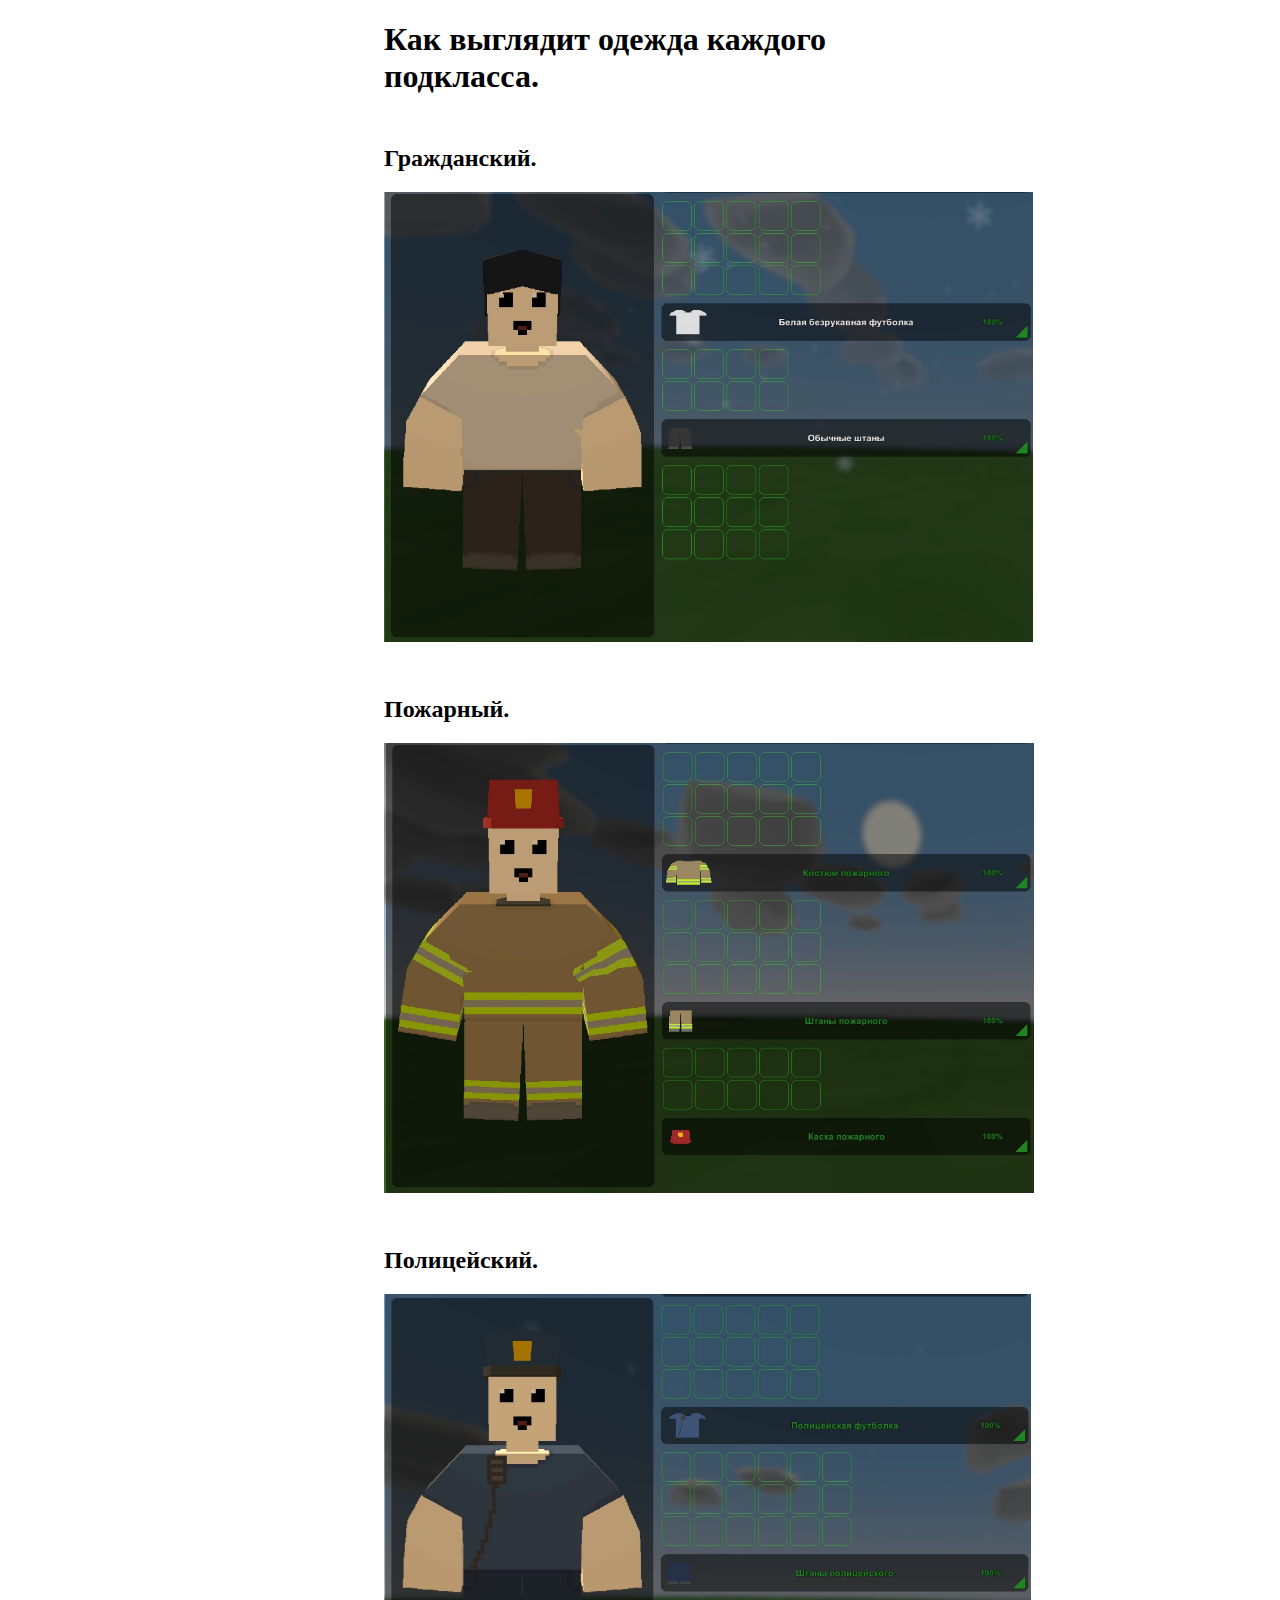
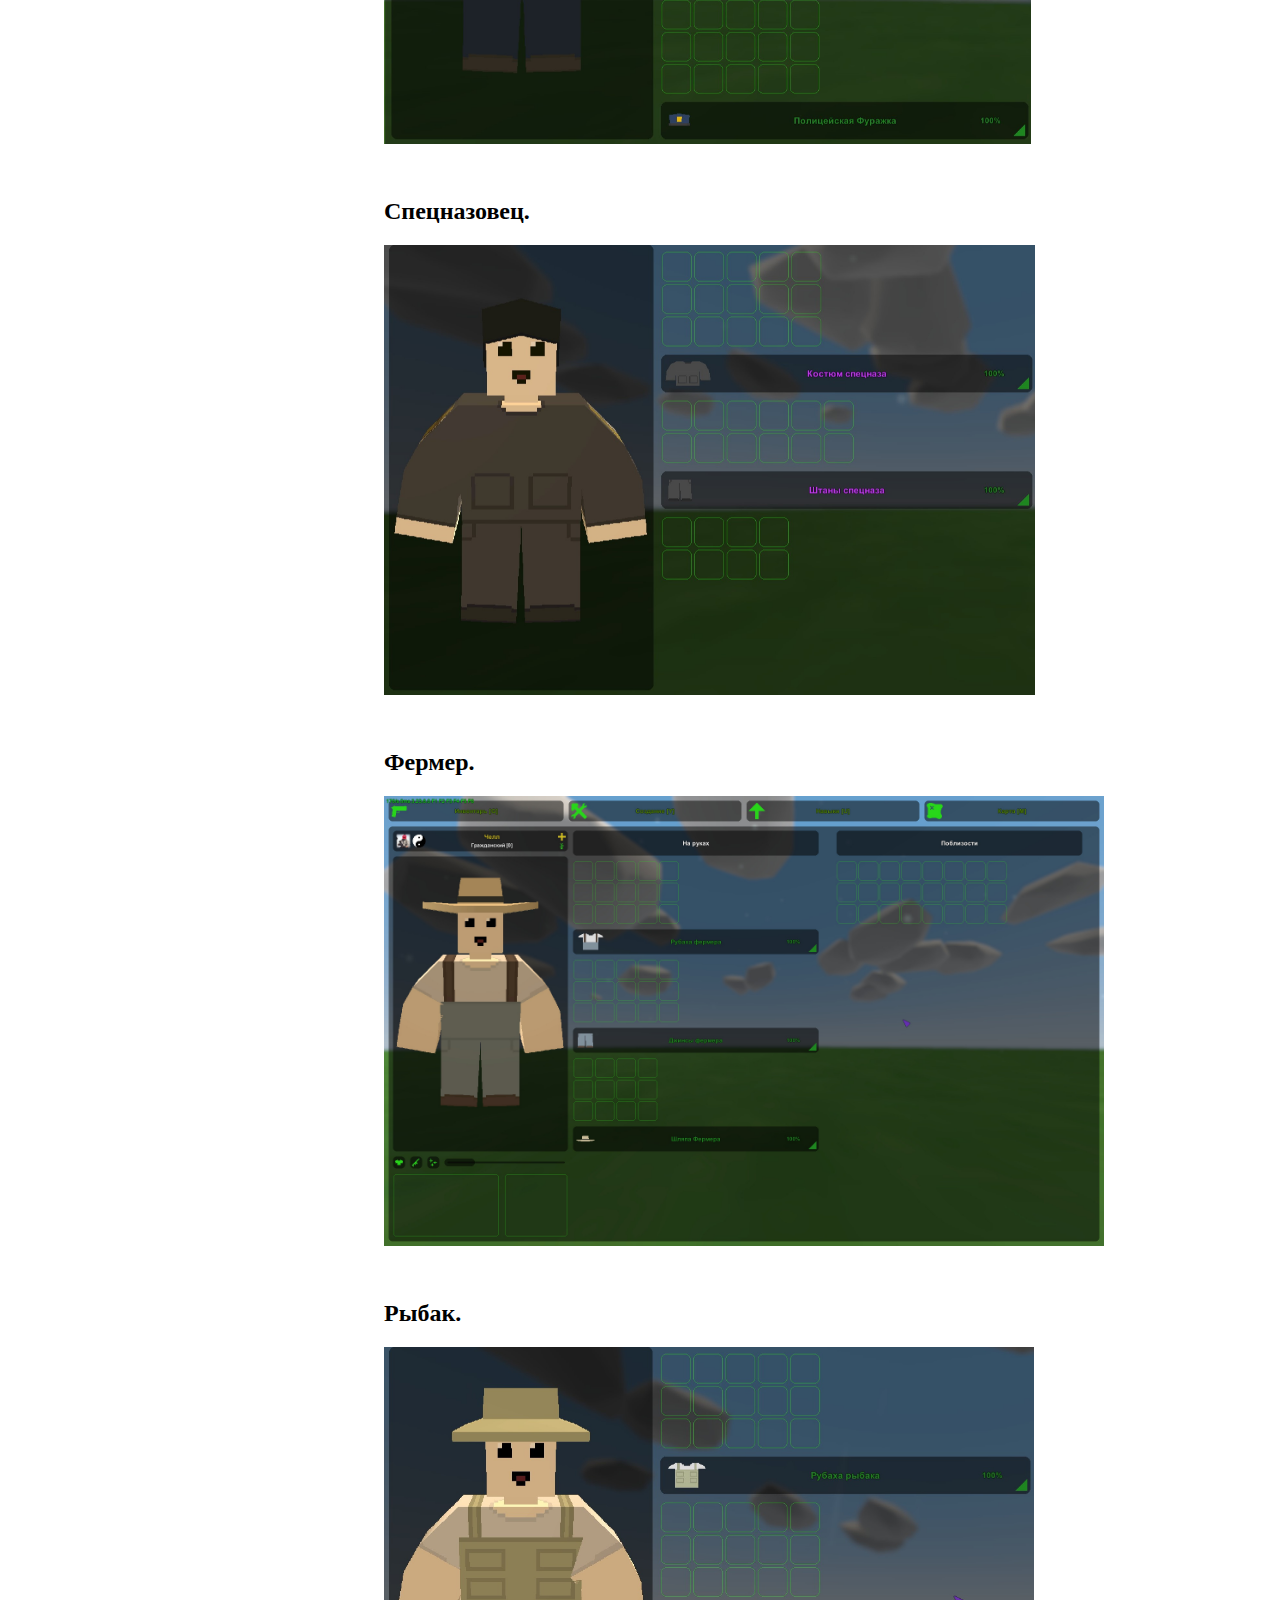
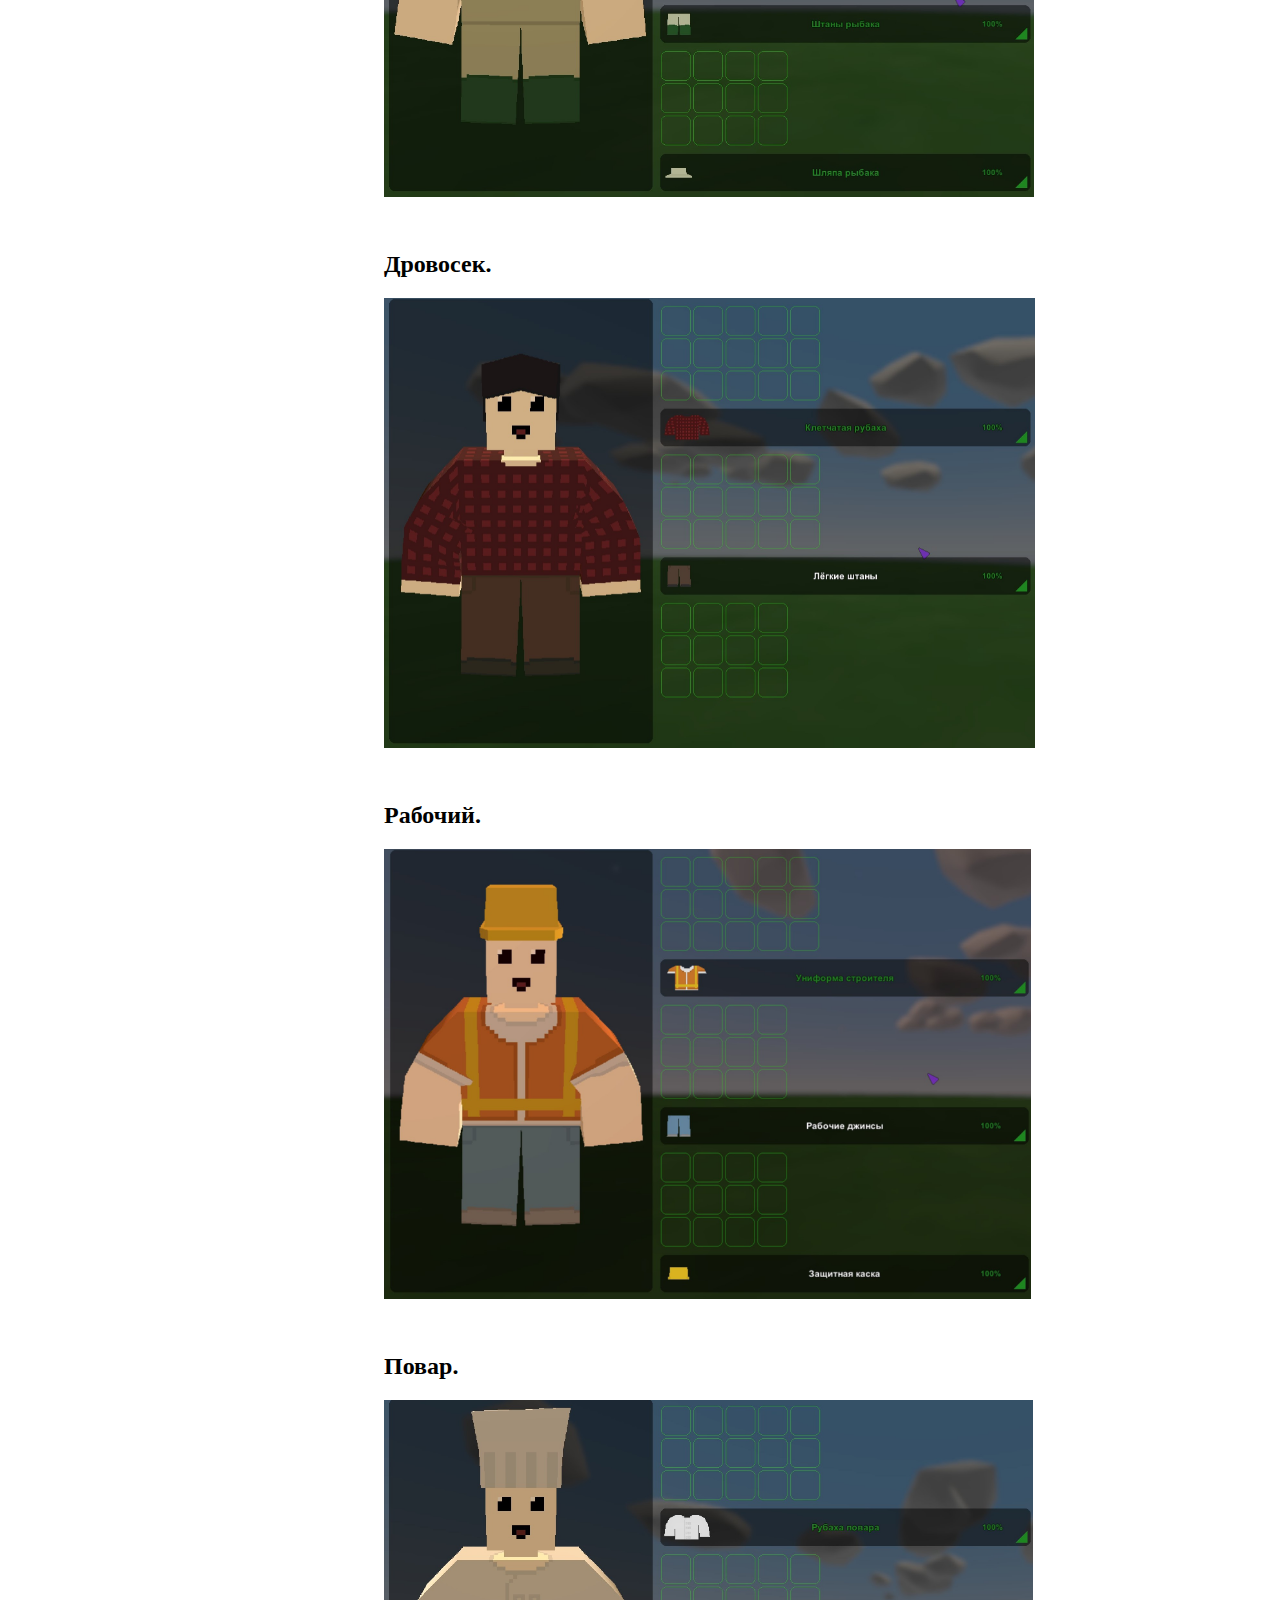
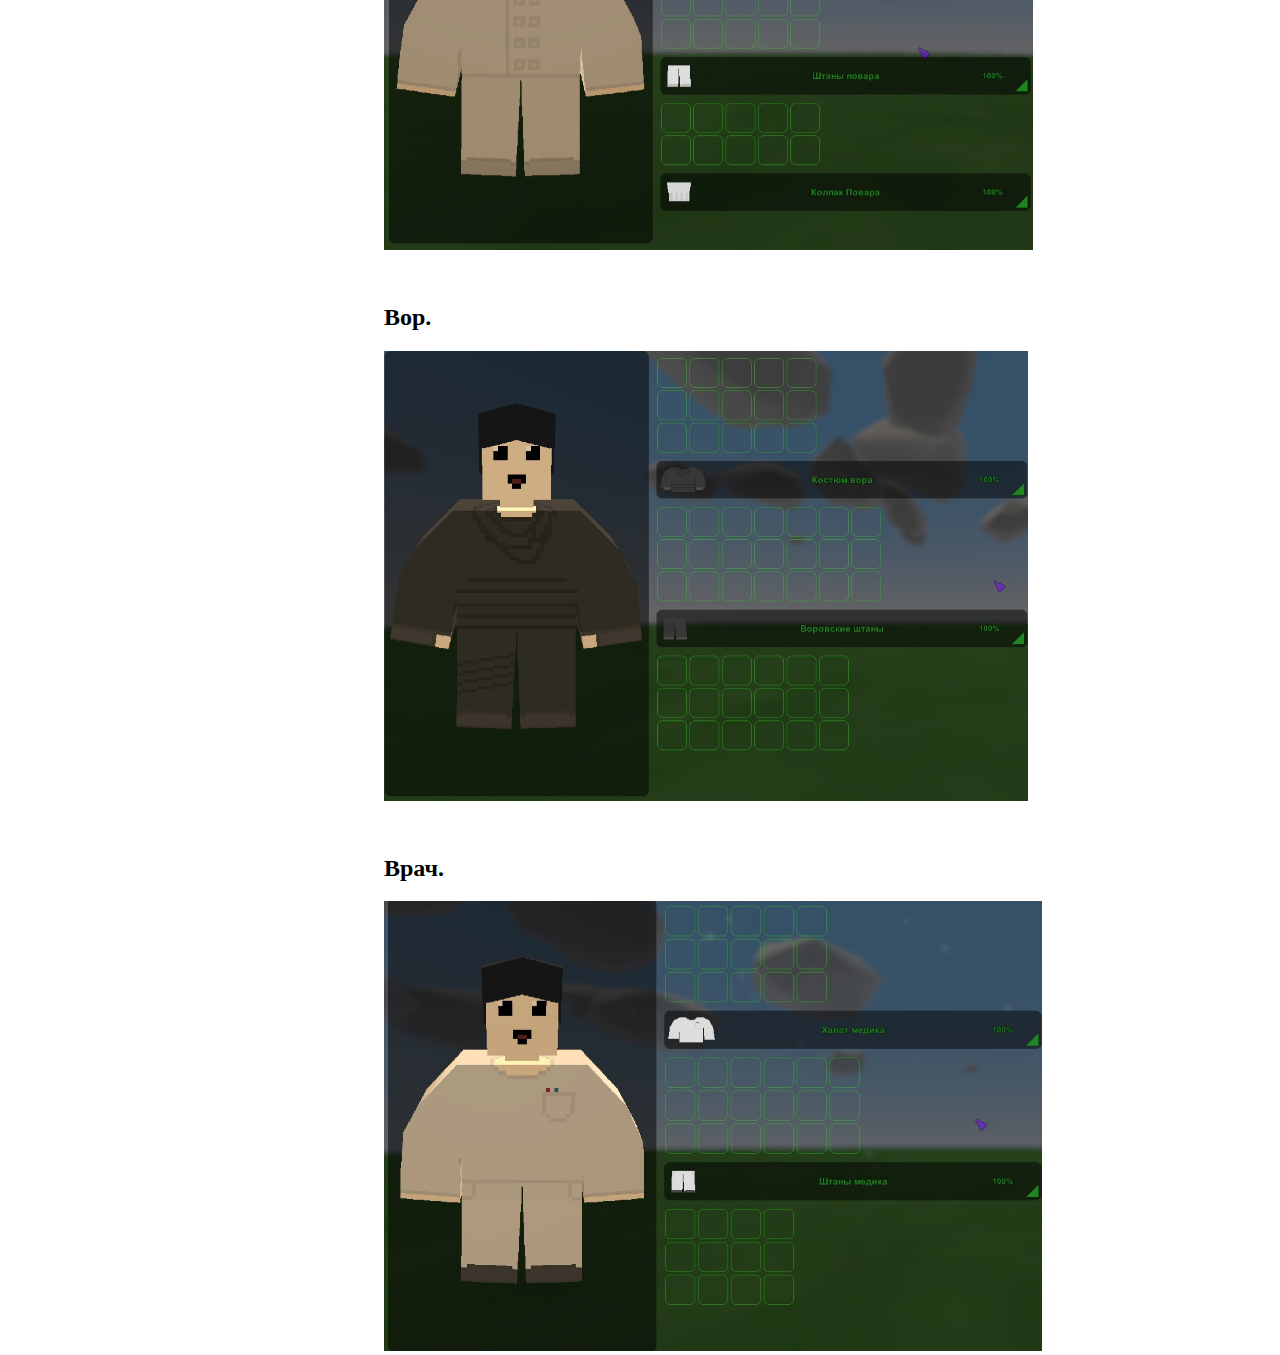
<file: index.html>
<!DOCTYPE html>
<html lang="ru">
    <head>
        <title>Unturned2</title>
        <link rel="stylesheet" href="style2.css"/>
    </head>
    <body>
        <h1>Как выглядит одежда каждого подкласса.</h1>
        <h2>Гражданский.</h2>
        <img src="гражданский.jpg" alt="гражданский">
        <h2>Пожарный.</h2>
        <img src="пожарный.jpg" alt="пожарный">
        <h2>Полицейский.</h2>
        <img src="полицейский.jpg" alt="полицейский">
        <h2>Спецназовец.</h2>
        <img src="спецназ.jpg" alt="спецназ">
        <h2>Фермер.</h2>
        <img src="фермер.jpg" alt="фермер">
        <h2>Рыбак.</h2>
        <img src="рыбак.jpg" alt="рыбак">
        <h2>Дровосек.</h2>
        <img src="дровосек.jpg" alt="дровосек">
        <h2>Рабочий.</h2>
        <img src="рабочий.jpg" alt="рабочий">
        <h2>Повар.</h2>
        <img src="повар.jpg" alt="повар">
        <h2>Вор.</h2>
        <img src="вор.jpg" alt="вор">
        <h2>Врач.</h2>
        <img src="врач.jpg" alt="врач">
    </body>
</html>
</file>
<file: style2.css>
img {
    height: 450px;
    

}

h2 {
    margin-top: 50px;
}

body {
    margin: 0% 30% 0% 30%;
}
</file>
